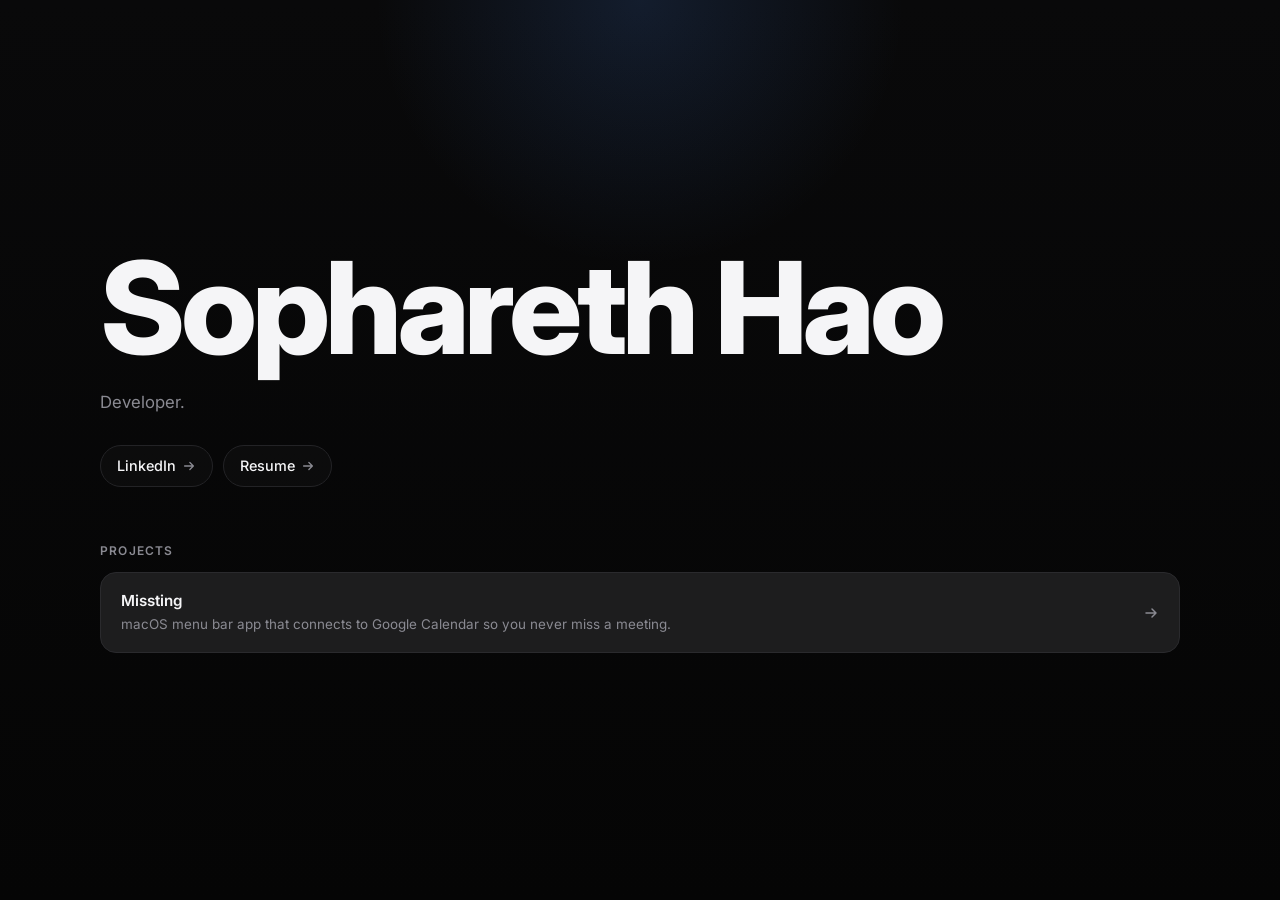
<file: index.html>
<!DOCTYPE html>
<html lang="en">
  <head>
    <meta charset="UTF-8" />
    <meta name="viewport" content="width=device-width, initial-scale=1.0" />
    <title>Sophareth Hao</title>
    <meta name="description" content="Sophareth Hao — developer." />
    <link rel="preconnect" href="https://fonts.googleapis.com" />
    <link rel="preconnect" href="https://fonts.gstatic.com" crossorigin />
    <link
      href="https://fonts.googleapis.com/css2?family=Inter:wght@400;500;600;700&display=swap"
      rel="stylesheet"
    />
    <link rel="stylesheet" href="styles.css" />
  </head>
  <body>
    <main class="page">
      <section class="hero">
        <h1>Sophareth Hao</h1>
        <p class="lede">Developer.</p>
        <nav class="links">
          <a href="https://www.linkedin.com/in/sophareth-hao-764783208/" target="_blank" rel="noopener" class="link">
            LinkedIn
            <svg class="arrow" viewBox="0 0 16 16" fill="none" xmlns="http://www.w3.org/2000/svg">
              <path d="M3 8h10M9 4l4 4-4 4" stroke="currentColor" stroke-width="1.5" stroke-linecap="round" stroke-linejoin="round"/>
            </svg>
          </a>
          <a href="https://drive.google.com/file/d/1Wmn2n2XlbcXA_vjH-y8fbYc6m8EjhFIL/view?usp=sharing" target="_blank" rel="noopener" class="link">
            Resume
            <svg class="arrow" viewBox="0 0 16 16" fill="none" xmlns="http://www.w3.org/2000/svg">
              <path d="M3 8h10M9 4l4 4-4 4" stroke="currentColor" stroke-width="1.5" stroke-linecap="round" stroke-linejoin="round"/>
            </svg>
          </a>
        </nav>
        <section class="projects">
          <p class="section-label">Projects</p>
          <a href="/missting" class="project-card">
            <div class="project-info">
              <p class="project-name">Missting</p>
              <p class="project-desc">macOS menu bar app that connects to Google Calendar so you never miss a meeting.</p>
            </div>
            <svg class="arrow" viewBox="0 0 16 16" fill="none" xmlns="http://www.w3.org/2000/svg">
              <path d="M3 8h10M9 4l4 4-4 4" stroke="currentColor" stroke-width="1.5" stroke-linecap="round" stroke-linejoin="round"/>
            </svg>
          </a>
        </section>
      </section>
    </main>
  </body>
</html>
</file>
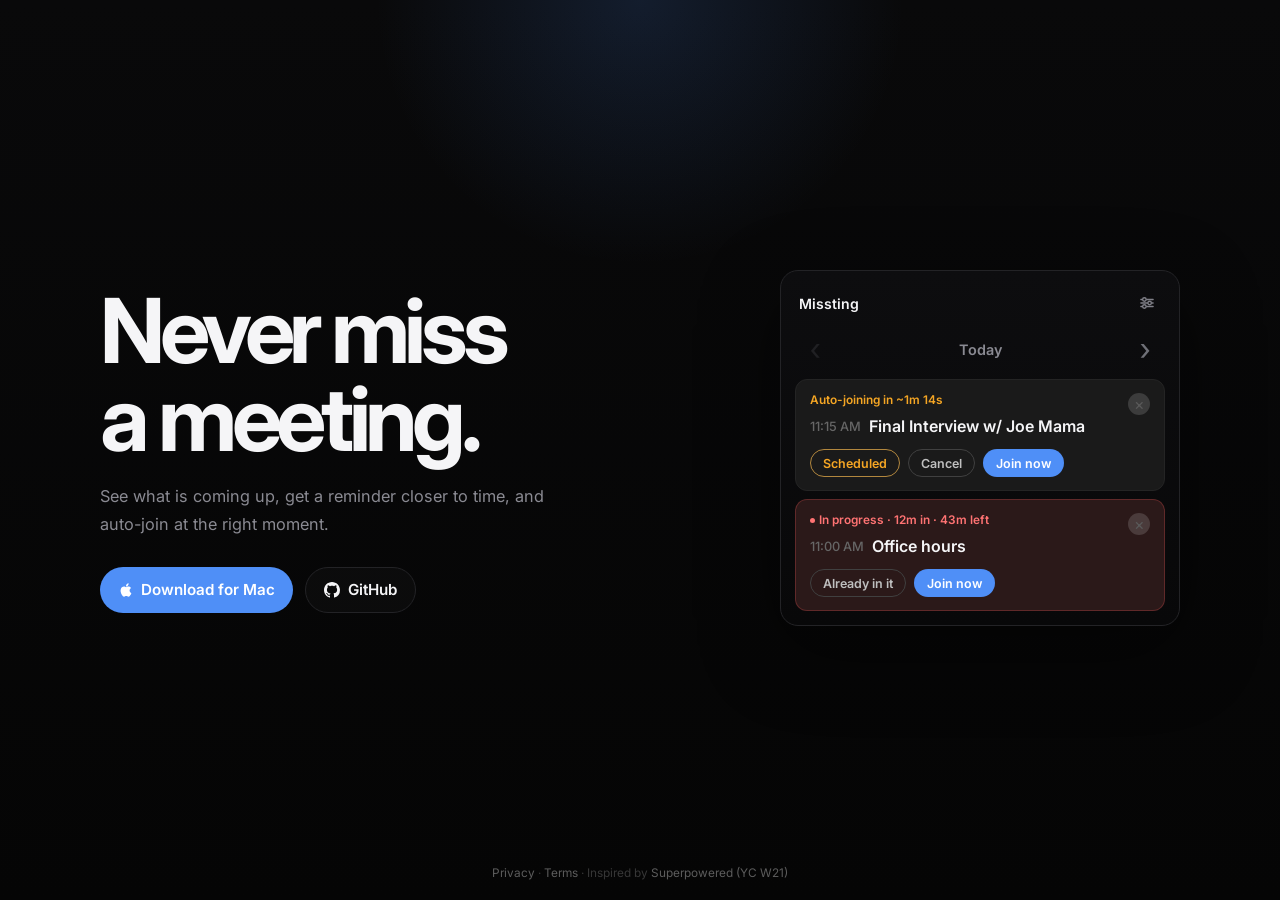
<file: missting/index.html>
<!DOCTYPE html>
<html lang="en">
  <head>
    <meta charset="UTF-8" />
    <meta name="viewport" content="width=device-width, initial-scale=1.0" />
    <title>Missting</title>
    <meta
      name="description"
      content="Missting is a dark, lightweight macOS menu bar app for staying on top of meetings."
    />
    <link rel="preconnect" href="https://fonts.googleapis.com" />
    <link rel="preconnect" href="https://fonts.gstatic.com" crossorigin />
    <link
      href="https://fonts.googleapis.com/css2?family=Inter:wght@400;500;600;700&display=swap"
      rel="stylesheet"
    />
    <meta name="google-site-verification" content="tutyI9wgBFtvpAiHWg-gP54m5oDNuM5qcjqI5n4afNY" />
    <link rel="icon" type="image/png" href="/missting/favicon.png" />
    <link rel="stylesheet" href="/missting/styles.css" />
    <script src="/missting/script.js" defer></script>
  </head>
  <body>
    <main class="page">
      <section class="hero">
        <div class="copy">
          <h1>Never miss a meeting.</h1>
          <p class="lede">
            See what is coming up, get a reminder closer to time, and
            <span class="nowrap">auto-join at the right moment.</span>
          </p>
          <div class="actions">
            <a href="https://github.com/HaoSophareth/missting/releases/latest" class="button button-primary">
              <svg class="apple-icon" viewBox="0 0 24 24" aria-hidden="true" fill="currentColor"><path d="M18.71 19.5c-.83 1.24-1.71 2.45-3.05 2.47-1.34.03-1.77-.79-3.29-.79-1.53 0-2 .77-3.27.82-1.31.05-2.3-1.32-3.14-2.53C4.25 17 2.94 12.45 4.7 9.39c.87-1.52 2.43-2.48 4.12-2.51 1.28-.02 2.5.87 3.29.87.78 0 2.26-1.07 3.8-.91.65.03 2.47.26 3.64 1.98-.22.15-2.22 1.3-2.2 3.88.03 3.06 2.68 4.07 2.71 4.08-.03.07-.43 1.47-1.36 2.61M13 3.5c.73-.83 1.94-1.46 2.94-1.5.13 1.17-.34 2.35-1.04 3.19-.69.85-1.83 1.51-2.95 1.42-.15-1.15.41-2.35 1.05-3.11z"/></svg>
              Download for Mac
            </a>
            <a href="https://github.com/HaoSophareth/missting" class="button button-secondary">
              <svg class="github-icon" viewBox="0 0 16 16" aria-hidden="true"><path d="M8 0C3.58 0 0 3.58 0 8c0 3.54 2.29 6.53 5.47 7.59.4.07.55-.17.55-.38 0-.19-.01-.82-.01-1.49-2.01.37-2.53-.49-2.69-.94-.09-.23-.48-.94-.82-1.13-.28-.15-.68-.52-.01-.53.63-.01 1.08.58 1.23.82.72 1.21 1.87.87 2.33.66.07-.52.28-.87.51-1.07-1.78-.2-3.64-.89-3.64-3.95 0-.87.31-1.59.82-2.15-.08-.2-.36-1.02.08-2.12 0 0 .67-.21 2.2.82.64-.18 1.32-.27 2-.27.68 0 1.36.09 2 .27 1.53-1.04 2.2-.82 2.2-.82.44 1.1.16 1.92.08 2.12.51.56.82 1.27.82 2.15 0 3.07-1.87 3.75-3.65 3.95.29.25.54.73.54 1.48 0 1.07-.01 1.93-.01 2.2 0 .21.15.46.55.38A8.013 8.013 0 0016 8c0-4.42-3.58-8-8-8z"/></svg>
              GitHub
            </a>
          </div>
        </div>

        <div class="preview-stack">
          <div class="preview scenario" aria-label="Day by day meeting preview">
            <div class="preview-header">
              <span class="preview-app-name">Missting</span>
              <div class="preview-header-right">
                <button type="button" class="preview-icon-btn" id="settings-toggle" aria-label="Open settings">
                  <svg width="14" height="14" viewBox="0 0 16 16" fill="none" aria-hidden="true">
                    <line x1="1" y1="4" x2="15" y2="4" stroke="currentColor" stroke-width="1.5" stroke-linecap="round"/>
                    <line x1="1" y1="8" x2="15" y2="8" stroke="currentColor" stroke-width="1.5" stroke-linecap="round"/>
                    <line x1="1" y1="12" x2="15" y2="12" stroke="currentColor" stroke-width="1.5" stroke-linecap="round"/>
                    <circle cx="5" cy="4" r="2" fill="#0d0d0f" stroke="currentColor" stroke-width="1.5"/>
                    <circle cx="11" cy="8" r="2" fill="#0d0d0f" stroke="currentColor" stroke-width="1.5"/>
                    <circle cx="5" cy="12" r="2" fill="#0d0d0f" stroke="currentColor" stroke-width="1.5"/>
                  </svg>
                </button>
              </div>
            </div>

            <div id="meetings-view">
            <div class="day-switcher">
              <button type="button" class="day-arrow" data-day-nav="prev" aria-label="Previous day">
                &#8249;
              </button>
              <div class="preview-day" data-day-label>Today</div>
              <button type="button" class="day-arrow" data-day-nav="next" aria-label="Next day">
                &#8250;
              </button>
            </div>

            <div class="day-panel is-active" data-day-panel="0">
              <article class="meeting-card meeting-card-scheduled" data-meeting-card data-state="scheduled" data-base-style="scheduled" data-status-unscheduled="In ~1m 15s" data-status-scheduled="Auto-joining in ~1m 15s" data-status-joined="In ~1m 15s" data-dismissable-card data-join-url="https://meet.google.com/abc-defg-hij" id="soon-card">
                <button type="button" class="dismiss-button" aria-label="Dismiss meeting" data-dismiss-card>×</button>
                <p class="status status-scheduled" data-card-status id="soon-status">Auto-joining in ~1m 15s</p>
                <div class="meeting-row">
                  <span class="time">11:15 AM</span>
                  <span class="title">Final Interview w/ Joe Mama</span>
                </div>
                <div class="chip-row">
                  <button type="button" class="chip chip-button chip-scheduled" data-card-primary-action>Scheduled</button>
                  <button type="button" class="chip chip-button chip-muted" data-card-secondary-action>Cancel</button>
                  <button type="button" class="chip chip-button chip-primary" data-card-join-action>Join now</button>
                </div>
              </article>

              <article class="meeting-card meeting-card-inprogress" data-inprogress-card data-dismissable-card data-join-url="https://meet.google.com/xyz-pqrs-tuv">
                <button type="button" class="dismiss-button" aria-label="Dismiss meeting" data-dismiss-card>
                  ×
                </button>
                <p class="status status-inprogress"><span class="status-dot"></span>In progress · 12m in · 43m left</p>
                <div class="meeting-row">
                  <span class="time">11:00 AM</span>
                  <span class="title">Office hours</span>
                </div>
                <div class="chip-row">
                  <button type="button" class="chip chip-button chip-muted" data-inprogress-mark>Already in it</button>
                  <button type="button" class="chip chip-button chip-primary" data-inprogress-join>Join now</button>
                </div>
              </article>

            </div>

            <div class="day-panel" data-day-panel="1" hidden>
              <article
                class="meeting-card meeting-card-live"
                data-meeting-card
                data-state="unscheduled"
                data-base-style="live"
                data-status-unscheduled="In ~27h"
                data-status-scheduled="Auto-joining in ~27h"
                data-status-joined="In ~27h"
                data-dismissable-card
                data-join-url="https://meet.google.com/jkl-mnop-qrs"
              >
                <button type="button" class="dismiss-button" aria-label="Dismiss meeting" data-dismiss-card>
                  ×
                </button>
                <p class="status status-live" data-card-status>In ~27h</p>
                <div class="meeting-row">
                  <span class="time">2:00 PM</span>
                  <span class="title">Phareth x Chelsea</span>
                </div>
                <div class="chip-row">
                  <button type="button" class="chip chip-button chip-muted" data-card-primary-action>
                    Auto-join
                  </button>
                  <button type="button" class="chip chip-button chip-primary" data-card-join-action>
                    Join now
                  </button>
                </div>
              </article>

              <article class="meeting-card meeting-card-warm" data-pending-card data-dismissable-card data-join-url="https://meet.google.com/mno-wxyz-klm">
                <button type="button" class="dismiss-button" aria-label="Dismiss meeting" data-dismiss-card>
                  ×
                </button>
                <p class="status status-warm">Pending invite</p>
                <div class="meeting-row">
                  <span class="time">4:30 PM</span>
                  <span class="title">All-hands meeting 180DC</span>
                </div>
                <div class="chip-row">
                  <button type="button" class="chip chip-button chip-primary" data-pending-accept>Accept</button>
                  <button type="button" class="chip chip-button chip-muted" data-pending-decline>Decline</button>
                </div>
              </article>
            </div>
            </div><!-- /meetings-view -->

            <div id="settings-view" hidden>
              <div class="settings-divider"></div>
              <div class="settings-row">
                <span class="settings-label">Notify before meetings</span>
                <div class="minute-stepper">
                  <button type="button" class="stepper-btn" data-stepper="notify" data-dir="-1">−</button>
                  <span class="stepper-display"><input class="stepper-input" data-stepper-val="notify" value="10" min="0" />m</span>
                  <button type="button" class="stepper-btn" data-stepper="notify" data-dir="1">+</button>
                </div>
              </div>
              <div class="settings-divider"></div>
              <div class="settings-row">
                <span class="settings-label">Auto-join before start</span>
                <div class="minute-stepper">
                  <button type="button" class="stepper-btn" data-stepper="autojoin" data-dir="-1">−</button>
                  <span class="stepper-display"><input class="stepper-input" data-stepper-val="autojoin" value="5" min="0" />m</span>
                  <button type="button" class="stepper-btn" data-stepper="autojoin" data-dir="1">+</button>
                </div>
              </div>
              <div class="settings-divider"></div>
              <div class="settings-section-label">Calendars</div>
              <button type="button" class="settings-cal-row" data-setting-toggle="cal-personal">
                <span class="cal-dot" style="background:#4f8ff7"></span>
                <span class="cal-name">Personal</span>
                <span class="setting-check is-checked" data-setting-check="cal-personal">
                  <svg width="14" height="14" viewBox="0 0 14 14" fill="none"><circle cx="7" cy="7" r="7" fill="#4f8ff7"/><path d="M3.5 7l2.5 2.5 4.5-5" stroke="#fff" stroke-width="1.5" stroke-linecap="round" stroke-linejoin="round"/></svg>
                </span>
              </button>
              <button type="button" class="settings-cal-row" data-setting-toggle="cal-work">
                <span class="cal-dot" style="background:#33c76b"></span>
                <span class="cal-name">Work</span>
                <span class="setting-check is-checked" data-setting-check="cal-work">
                  <svg width="14" height="14" viewBox="0 0 14 14" fill="none"><circle cx="7" cy="7" r="7" fill="#4f8ff7"/><path d="M3.5 7l2.5 2.5 4.5-5" stroke="#fff" stroke-width="1.5" stroke-linecap="round" stroke-linejoin="round"/></svg>
                </span>
              </button>
              <button type="button" class="settings-cal-row" data-setting-toggle="cal-minerva">
                <span class="cal-dot" style="background:#a78bfa"></span>
                <span class="cal-name">Minerva</span>
                <span class="setting-check is-checked" data-setting-check="cal-minerva">
                  <svg width="14" height="14" viewBox="0 0 14 14" fill="none"><circle cx="7" cy="7" r="7" fill="#4f8ff7"/><path d="M3.5 7l2.5 2.5 4.5-5" stroke="#fff" stroke-width="1.5" stroke-linecap="round" stroke-linejoin="round"/></svg>
                </span>
              </button>
            </div><!-- /settings-view -->

          </div>
        </div>
      </section>
    </main>
  <footer class="page-footer">
    <a href="/missting/privacy">Privacy</a> · <a href="/missting/terms">Terms</a> · Inspired by <a href="https://superpowered.me/download" target="_blank" rel="noopener">Superpowered (YC W21)</a>
  </footer>

  <div class="notif-toast" id="notif-toast" aria-live="assertive" hidden>
    <div class="notif-row-top">
      <span class="notif-status">Auto-joining in about 1 minute</span>
      <button type="button" class="notif-join-btn">Join now</button>
      <button type="button" class="notif-x" id="notif-close" aria-label="Dismiss">
        <svg width="8" height="8" viewBox="0 0 8 8" fill="none"><path d="M1 1l6 6M7 1L1 7" stroke="currentColor" stroke-width="1.5" stroke-linecap="round"/></svg>
      </button>
    </div>
    <div class="notif-divider"></div>
    <div class="notif-row-bottom">
      <span class="notif-time">11:15 AM</span>
      <span class="notif-title">Final Interview w/ Joe Mama</span>
      <button type="button" class="notif-secondary-btn" id="notif-cancel">Cancel</button>
    </div>
  </div>
  </body>
</html>
</file>
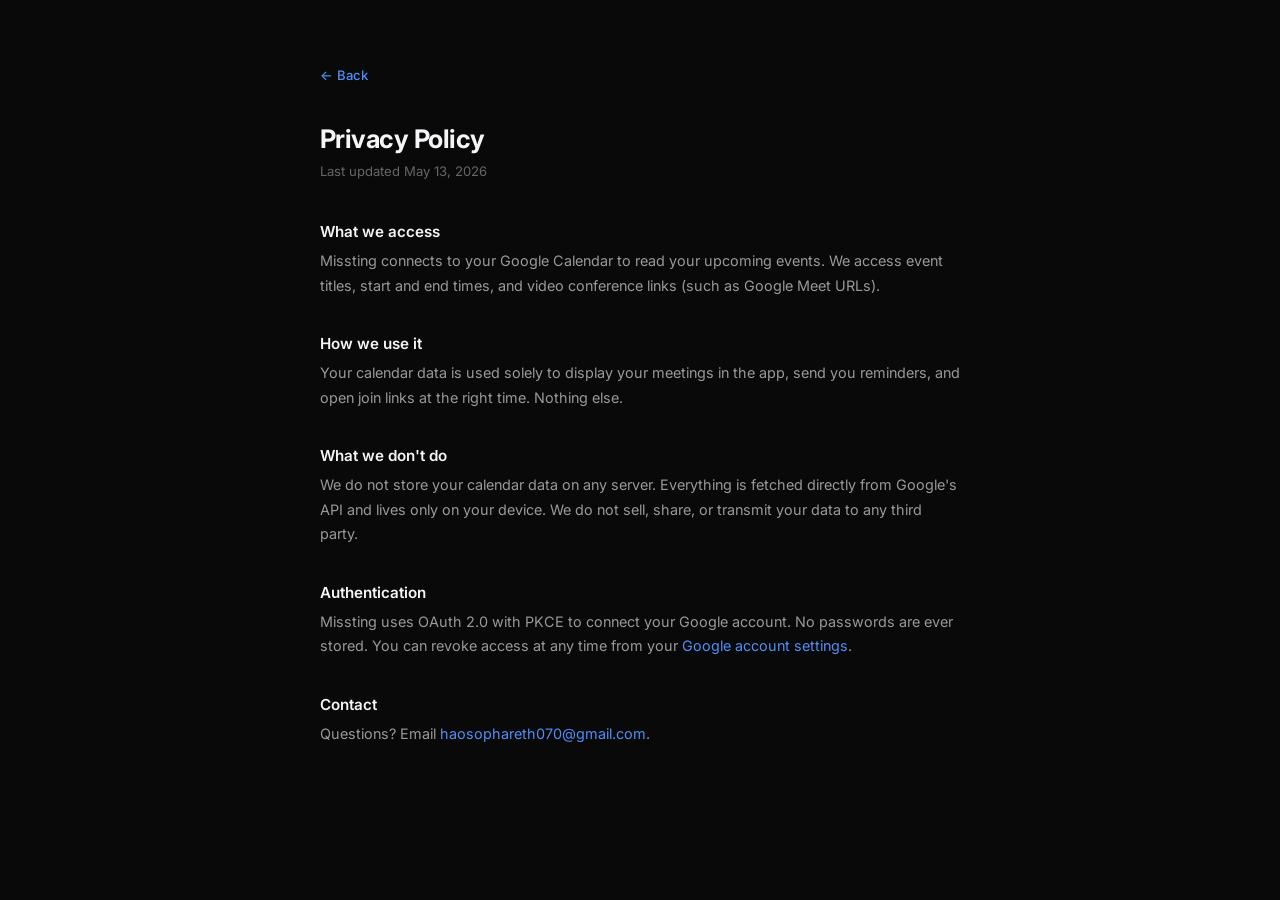
<file: missting/privacy.html>
<!DOCTYPE html>
<html lang="en">
  <head>
    <meta charset="UTF-8" />
    <meta name="viewport" content="width=device-width, initial-scale=1.0" />
    <title>Privacy Policy — Missting</title>
    <link rel="preconnect" href="https://fonts.googleapis.com" />
    <link rel="preconnect" href="https://fonts.gstatic.com" crossorigin />
    <link href="https://fonts.googleapis.com/css2?family=Inter:wght@400;500;600;700&display=swap" rel="stylesheet" />
    <link rel="icon" type="image/png" href="/missting/favicon.png" />
    <style>
      *, *::before, *::after { box-sizing: border-box; }
      body {
        margin: 0;
        min-height: 100vh;
        font-family: "Inter", sans-serif;
        color: #f5f5f7;
        background: #09090a;
        display: flex;
        justify-content: center;
        padding: 64px 24px;
      }
      .wrap {
        width: 100%;
        max-width: 640px;
      }
      .back {
        display: inline-block;
        font-size: 0.82rem;
        font-weight: 500;
        color: #4f8ff7;
        text-decoration: none;
        margin-bottom: 40px;
        transition: opacity 160ms ease;
      }
      .back:hover { opacity: 0.75; }
      h1 {
        margin: 0 0 6px;
        font-size: 1.6rem;
        font-weight: 700;
        letter-spacing: -0.02em;
      }
      .updated {
        font-size: 0.82rem;
        color: #666;
        margin: 0 0 40px;
      }
      h2 {
        font-size: 0.95rem;
        font-weight: 600;
        color: #f5f5f7;
        margin: 36px 0 8px;
      }
      p {
        font-size: 0.9rem;
        line-height: 1.7;
        color: #999;
        margin: 0 0 12px;
      }
      a { color: #4f8ff7; text-decoration: none; }
      a:hover { text-decoration: underline; }
    </style>
  </head>
  <body>
    <div class="wrap">
      <a href="/missting" class="back">← Back</a>

      <h1>Privacy Policy</h1>
      <p class="updated">Last updated May 13, 2026</p>

      <h2>What we access</h2>
      <p>Missting connects to your Google Calendar to read your upcoming events. We access event titles, start and end times, and video conference links (such as Google Meet URLs).</p>

      <h2>How we use it</h2>
      <p>Your calendar data is used solely to display your meetings in the app, send you reminders, and open join links at the right time. Nothing else.</p>

      <h2>What we don't do</h2>
      <p>We do not store your calendar data on any server. Everything is fetched directly from Google's API and lives only on your device. We do not sell, share, or transmit your data to any third party.</p>

      <h2>Authentication</h2>
      <p>Missting uses OAuth 2.0 with PKCE to connect your Google account. No passwords are ever stored. You can revoke access at any time from your <a href="https://myaccount.google.com/permissions" target="_blank" rel="noopener">Google account settings</a>.</p>

      <h2>Contact</h2>
      <p>Questions? Email <a href="mailto:haosophareth070@gmail.com">haosophareth070@gmail.com</a>.</p>
    </div>
  </body>
</html>
</file>
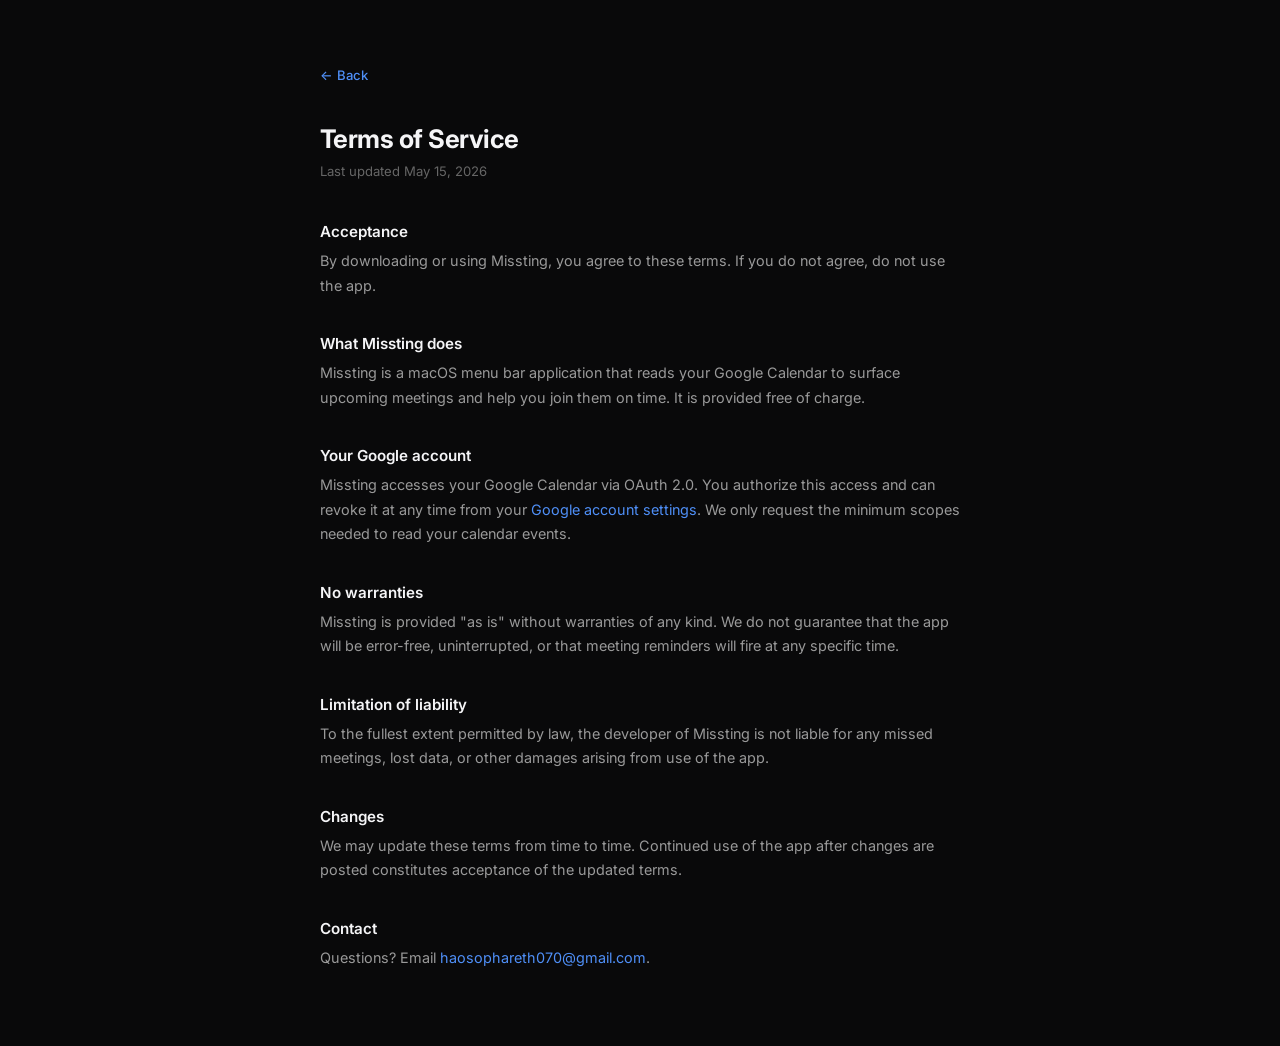
<file: missting/terms.html>
<!DOCTYPE html>
<html lang="en">
  <head>
    <meta charset="UTF-8" />
    <meta name="viewport" content="width=device-width, initial-scale=1.0" />
    <title>Terms of Service — Missting</title>
    <link rel="preconnect" href="https://fonts.googleapis.com" />
    <link rel="preconnect" href="https://fonts.gstatic.com" crossorigin />
    <link href="https://fonts.googleapis.com/css2?family=Inter:wght@400;500;600;700&display=swap" rel="stylesheet" />
    <link rel="icon" type="image/png" href="/missting/favicon.png" />
    <style>
      *, *::before, *::after { box-sizing: border-box; }
      body {
        margin: 0;
        min-height: 100vh;
        font-family: "Inter", sans-serif;
        color: #f5f5f7;
        background: #09090a;
        display: flex;
        justify-content: center;
        padding: 64px 24px;
      }
      .wrap {
        width: 100%;
        max-width: 640px;
      }
      .back {
        display: inline-block;
        font-size: 0.82rem;
        font-weight: 500;
        color: #4f8ff7;
        text-decoration: none;
        margin-bottom: 40px;
        transition: opacity 160ms ease;
      }
      .back:hover { opacity: 0.75; }
      h1 {
        margin: 0 0 6px;
        font-size: 1.6rem;
        font-weight: 700;
        letter-spacing: -0.02em;
      }
      .updated {
        font-size: 0.82rem;
        color: #666;
        margin: 0 0 40px;
      }
      h2 {
        font-size: 0.95rem;
        font-weight: 600;
        color: #f5f5f7;
        margin: 36px 0 8px;
      }
      p {
        font-size: 0.9rem;
        line-height: 1.7;
        color: #999;
        margin: 0 0 12px;
      }
      a { color: #4f8ff7; text-decoration: none; }
      a:hover { text-decoration: underline; }
    </style>
  </head>
  <body>
    <div class="wrap">
      <a href="/missting" class="back">← Back</a>

      <h1>Terms of Service</h1>
      <p class="updated">Last updated May 15, 2026</p>

      <h2>Acceptance</h2>
      <p>By downloading or using Missting, you agree to these terms. If you do not agree, do not use the app.</p>

      <h2>What Missting does</h2>
      <p>Missting is a macOS menu bar application that reads your Google Calendar to surface upcoming meetings and help you join them on time. It is provided free of charge.</p>

      <h2>Your Google account</h2>
      <p>Missting accesses your Google Calendar via OAuth 2.0. You authorize this access and can revoke it at any time from your <a href="https://myaccount.google.com/permissions" target="_blank" rel="noopener">Google account settings</a>. We only request the minimum scopes needed to read your calendar events.</p>

      <h2>No warranties</h2>
      <p>Missting is provided "as is" without warranties of any kind. We do not guarantee that the app will be error-free, uninterrupted, or that meeting reminders will fire at any specific time.</p>

      <h2>Limitation of liability</h2>
      <p>To the fullest extent permitted by law, the developer of Missting is not liable for any missed meetings, lost data, or other damages arising from use of the app.</p>

      <h2>Changes</h2>
      <p>We may update these terms from time to time. Continued use of the app after changes are posted constitutes acceptance of the updated terms.</p>

      <h2>Contact</h2>
      <p>Questions? Email <a href="mailto:haosophareth070@gmail.com">haosophareth070@gmail.com</a>.</p>
    </div>
  </body>
</html>
</file>
<file: styles.css>
:root {
  --bg: #050505;
  --border: #232326;
  --text: #f5f5f7;
  --muted: #8a8a92;
  --blue: #4f8ff7;
  --card-gray: #1d1d1e;
  --card-border: #2a2a2d;
}

* {
  box-sizing: border-box;
}

body {
  margin: 0;
  min-height: 100vh;
  font-family: "Inter", sans-serif;
  color: var(--text);
  background:
    radial-gradient(circle at top, rgba(79, 143, 247, 0.15), transparent 24%),
    linear-gradient(180deg, #09090a 0%, var(--bg) 100%);
}

a {
  color: inherit;
  text-decoration: none;
}

.page {
  width: min(1080px, calc(100% - 64px));
  margin: 0 auto;
  padding: 0;
  min-height: 100vh;
  display: flex;
  flex-direction: column;
  justify-content: center;
}

.hero {
  padding: 80px 0;
}

h1 {
  margin: 0;
  font-size: clamp(4rem, 11vw, 8rem);
  font-weight: 800;
  line-height: 0.95;
  letter-spacing: -0.04em;
}

.lede {
  margin: 20px 0 0;
  color: var(--muted);
  font-size: 1.05rem;
  line-height: 1.7;
}

.links {
  display: flex;
  flex-wrap: wrap;
  gap: 10px;
  margin-top: 28px;
}

.link {
  display: inline-flex;
  align-items: center;
  gap: 6px;
  min-height: 42px;
  padding: 0 16px;
  border: 1px solid var(--border);
  border-radius: 999px;
  background: rgba(255, 255, 255, 0.02);
  font-size: 0.9rem;
  font-weight: 500;
  transition:
    transform 160ms ease,
    border-color 160ms ease,
    background-color 160ms ease;
}

.link:hover {
  transform: translateY(-1px);
  border-color: #3a3a3e;
  background: rgba(255, 255, 255, 0.04);
}

.arrow {
  width: 14px;
  height: 14px;
  color: var(--muted);
  flex-shrink: 0;
}

.projects {
  margin-top: 56px;
}

.section-label {
  margin: 0 0 14px;
  color: var(--muted);
  font-size: 0.75rem;
  font-weight: 600;
  letter-spacing: 0.1em;
  text-transform: uppercase;
}

.project-card {
  display: flex;
  align-items: center;
  gap: 16px;
  padding: 18px 20px;
  border: 1px solid var(--card-border);
  border-radius: 16px;
  background: var(--card-gray);
  transition:
    transform 160ms ease,
    border-color 160ms ease,
    background-color 160ms ease;
}

.project-card:hover {
  transform: translateY(-2px);
  border-color: #3a3a3e;
  background: #222224;
}

.project-info {
  flex: 1;
  min-width: 0;
}

.project-name {
  margin: 0 0 4px;
  font-size: 0.95rem;
  font-weight: 600;
}

.project-desc {
  margin: 0;
  color: var(--muted);
  font-size: 0.84rem;
  line-height: 1.55;
}

.project-card .arrow {
  width: 16px;
  height: 16px;
  flex-shrink: 0;
}

@media (max-width: 900px) {
  .page {
    width: min(1080px, calc(100% - 40px));
  }
}

@media (max-width: 560px) {
  .page {
    width: min(1080px, calc(100% - 28px));
  }

  h1 {
    font-size: clamp(3.2rem, 14vw, 5rem);
  }
}
</file>
<file: missting/styles.css>
:root {
  --bg: #050505;
  --panel: #0f0f10;
  --panel-2: #161618;
  --border: #232326;
  --text: #f5f5f7;
  --muted: #8a8a92;
  --blue: #4f8ff7;
  --blue-soft: rgba(79, 143, 247, 0.16);
  --card-gray: #1a1a1a;
  --card-border: #242424;
  --purple: #a78bfa;
  --amber: #f5a624;
  --green: #33c76b;
}

* {
  box-sizing: border-box;
}

body {
  margin: 0;
  min-height: 100vh;
  font-family: "Inter", sans-serif;
  color: var(--text);
  background:
    radial-gradient(circle at top, rgba(79, 143, 247, 0.15), transparent 24%),
    linear-gradient(180deg, #09090a 0%, var(--bg) 100%);
}

a {
  color: inherit;
  text-decoration: none;
}

button {
  font: inherit;
  appearance: none;
  -webkit-appearance: none;
}

button:focus,
button:focus-visible,
a:focus,
a:focus-visible {
  outline: none;
  box-shadow: none;
}

.page {
  width: min(1080px, calc(100% - 32px));
  margin: 0 auto;
  min-height: 100vh;
  display: flex;
  flex-direction: column;
  justify-content: center;
  padding: 48px 0;
}

.page-footer {
  position: fixed;
  bottom: 20px;
  left: 50%;
  transform: translateX(-50%);
  font-size: 0.74rem;
  color: rgba(255, 255, 255, 0.2);
  white-space: nowrap;
}

.page-footer a {
  color: rgba(255, 255, 255, 0.35);
  text-decoration: none;
  transition: color 160ms ease;
}

.page-footer a:hover {
  color: rgba(255, 255, 255, 0.6);
}

.hero {
  display: grid;
  grid-template-columns: minmax(0, 1fr) 400px;
  gap: 48px;
  align-items: center;
}

.copy {
  max-width: 560px;
}

.eyebrow {
  margin: 0 0 18px;
  color: var(--muted);
  font-size: 0.82rem;
  font-weight: 600;
  letter-spacing: 0.12em;
  text-transform: uppercase;
}

h1 {
  margin: 0;
  max-width: 9ch;
  font-size: clamp(2.9rem, 7vw, 5.6rem);
  line-height: 0.98;
  letter-spacing: -0.06em;
  text-wrap: balance;
}

.lede {
  max-width: 38rem;
  margin: 20px 0 0;
  color: var(--muted);
  font-size: 1.02rem;
  line-height: 1.7;
}

.nowrap {
  white-space: nowrap;
}

.actions {
  display: flex;
  flex-wrap: wrap;
  gap: 12px;
  margin-top: 28px;
}

.button {
  display: inline-flex;
  align-items: center;
  justify-content: center;
  min-height: 46px;
  padding: 0 18px;
  border-radius: 999px;
  font-size: 0.95rem;
  font-weight: 600;
  transition:
    transform 160ms ease,
    border-color 160ms ease,
    background-color 160ms ease;
}

.button:hover {
  transform: translateY(-1px);
}

.button-primary {
  background: var(--blue);
  color: white;
  gap: 7px;
}

.apple-icon {
  width: 16px;
  height: 16px;
  fill: currentColor;
  flex-shrink: 0;
}

.button-secondary {
  border: 1px solid var(--border);
  background: rgba(255, 255, 255, 0.02);
  gap: 8px;
}

.github-icon {
  width: 16px;
  height: 16px;
  fill: currentColor;
  flex-shrink: 0;
}

.preview {
  padding: 14px;
  border: 1px solid var(--border);
  border-radius: 18px;
  background: linear-gradient(180deg, #0d0d0f 0%, #080809 100%);
  box-shadow: 0 24px 80px rgba(0, 0, 0, 0.45);
}

.preview-stack {
  height: 360px;
  overflow: visible;
}

.meeting-row,
.chip-row,
.day-switcher {
  display: flex;
  align-items: center;
}

.preview-day {
  color: var(--muted);
}

.day-switcher {
  justify-content: space-between;
  gap: 12px;
  padding: 4px 4px 14px;
}

.day-arrow {
  width: 32px;
  height: 32px;
  display: inline-flex;
  align-items: center;
  justify-content: center;
  border: 0;
  background: transparent;
  color: #6f7077;
  font-size: 2rem;
  line-height: 1;
  cursor: pointer;
  transition:
    color 160ms ease,
    transform 160ms ease,
    opacity 160ms ease;
}

.day-arrow:hover {
  color: var(--text);
  transform: translateY(-1px);
}

.day-arrow:disabled {
  opacity: 0.2;
  cursor: default;
  transform: none;
}

.preview-day {
  flex: 1;
  text-align: center;
  font-size: 0.9rem;
  font-weight: 600;
}

.day-panel[hidden] {
  display: none;
}

.meeting-card {
  position: relative;
  padding: 13px 14px;
  border: 1px solid var(--card-border);
  border-radius: 12px;
  background: var(--card-gray);
}

.meeting-card + .meeting-card {
  margin-top: 8px;
}

.meeting-card-live {
  background: var(--card-gray);
  border-color: var(--card-border);
}

.meeting-card-inprogress {
  background: rgb(43, 25, 25);
  border-color: rgba(255, 89, 89, 0.25);
}

.meeting-card-joined {
  background: rgb(18, 38, 23);
  border-color: rgba(51, 199, 107, 0.25);
}

.meeting-card-warm {
  background: rgb(31, 25, 15);
  border-color: rgba(245, 191, 76, 0.2);
}

.meeting-card-scheduled {
  background: var(--card-gray);
  border-color: var(--card-border);
}

.dismiss-button {
  position: absolute;
  top: 13px;
  right: 14px;
  width: 22px;
  height: 22px;
  display: inline-flex;
  align-items: center;
  justify-content: center;
  border: 0;
  border-radius: 999px;
  background: rgba(255, 255, 255, 0.15);
  color: #5a5a5a;
  font-size: 1rem;
  line-height: 1;
  cursor: pointer;
  transition:
    color 160ms ease,
    background-color 160ms ease,
    transform 160ms ease;
}

.dismiss-button:hover {
  color: var(--text);
  background: rgba(255, 255, 255, 0.1);
  transform: translateY(-1px);
}

.status {
  margin: 0 36px 9px 0;
  color: #6f7077;
  font-size: 0.74rem;
  font-weight: 600;
}

.status-dot {
  display: inline-block;
  width: 5px;
  height: 5px;
  border-radius: 50%;
  background: currentColor;
  vertical-align: middle;
  margin-right: 4px;
  margin-bottom: 1px;
}

.status-inprogress {
  color: rgb(255, 115, 115);
}

.status-live {
  color: var(--purple);
}

.status-joined {
  color: var(--green);
}

.status-warm {
  color: var(--amber);
}

.status-scheduled {
  color: var(--amber);
}

.meeting-row {
  gap: 8px;
}

.time {
  color: #666;
  font-size: 0.8rem;
  font-weight: 500;
}

.title {
  color: var(--text);
  font-size: 1rem;
  font-weight: 600;
}

.chip-row {
  gap: 8px;
  margin-top: 13px;
}

.chip {
  display: inline-flex;
  align-items: center;
  min-height: 28px;
  padding: 4px 12px;
  border-radius: 999px;
  font-size: 0.78rem;
  font-weight: 600;
}

.chip-button {
  cursor: pointer;
  transition:
    transform 160ms ease,
    opacity 160ms ease,
    border-color 160ms ease,
    background-color 160ms ease,
    color 160ms ease;
}

.chip-button:hover {
  transform: translateY(-1px);
}

.chip-button:active {
  transform: translateY(0);
  opacity: 0.86;
}

.chip-muted {
  background: transparent;
  border: 1px solid #404040;
  color: #bfbfbf;
}

.chip-primary {
  background: var(--blue);
  color: #fff;
  border: 1px solid rgba(79, 143, 247, 0.92);
}

.chip-joined {
  background: rgba(51, 199, 107, 0.12);
  color: #6fe59a;
  border: 1px solid rgba(51, 199, 107, 0.22);
}


.chip-scheduled {
  background: transparent;
  color: var(--amber);
  border: 1px solid rgba(243, 182, 77, 0.7);
}

.is-hidden {
  display: none !important;
}

/* Preview header */
.preview-header {
  display: flex;
  align-items: center;
  justify-content: space-between;
  padding: 4px 4px 12px;
}

.preview-app-name {
  font-size: 0.88rem;
  font-weight: 600;
  color: var(--text);
}

.preview-header-right {
  display: flex;
  align-items: center;
  gap: 8px;
}

.preview-icon-btn {
  display: inline-flex;
  align-items: center;
  justify-content: center;
  width: 28px;
  height: 28px;
  border: 0;
  background: transparent;
  color: #808088;
  cursor: pointer;
  border-radius: 6px;
  transition: color 160ms ease;
}

.preview-icon-btn:hover,
.preview-icon-btn.is-active {
  color: var(--blue);
}

.preview-refresh-btn {
  font: inherit;
  font-size: 0.72rem;
  color: #808088;
  padding: 3px 10px;
  border-radius: 999px;
  border: 0.5px solid rgba(255,255,255,0.2);
  background: transparent;
  cursor: pointer;
  transition: color 160ms ease;
}

.preview-refresh-btn:hover {
  color: var(--text);
}

/* Settings panel */
.settings-divider {
  height: 0.5px;
  background: rgba(255,255,255,0.08);
  margin: 0;
}

.settings-row {
  display: flex;
  align-items: center;
  justify-content: space-between;
  padding: 11px 4px;
  gap: 12px;
  width: 100%;
}

.settings-row-btn {
  background: transparent;
  border: 0;
  font: inherit;
  cursor: pointer;
  text-align: left;
  transition: opacity 160ms ease;
}

.settings-row-btn:hover { opacity: 0.8; }

.settings-label {
  font-size: 0.82rem;
  font-weight: 500;
  color: var(--text);
}

.settings-section-label {
  font-size: 0.82rem;
  font-weight: 500;
  color: var(--text);
  padding: 12px 4px 6px;
}

.minute-stepper {
  display: flex;
  align-items: center;
  gap: 6px;
  flex-shrink: 0;
}

.stepper-btn {
  width: 22px;
  height: 22px;
  display: inline-flex;
  align-items: center;
  justify-content: center;
  border: 0;
  border-radius: 999px;
  background: rgba(255,255,255,0.18);
  color: #999;
  font-size: 1rem;
  line-height: 1;
  cursor: pointer;
  transition: background 160ms ease;
}

.stepper-btn:hover { background: rgba(255,255,255,0.26); }

.stepper-display {
  font-size: 0.78rem;
  font-weight: 500;
  color: var(--text);
  background: rgba(255,255,255,0.18);
  padding: 2px 7px;
  border-radius: 6px;
  min-width: 48px;
  text-align: center;
  display: flex;
  align-items: center;
  gap: 2px;
}

.stepper-input {
  background: transparent;
  border: 0;
  color: var(--text);
  font: inherit;
  font-size: 0.78rem;
  font-weight: 500;
  width: 28px;
  text-align: right;
  outline: none;
  -moz-appearance: textfield;
}

.stepper-input::-webkit-outer-spin-button,
.stepper-input::-webkit-inner-spin-button {
  -webkit-appearance: none;
}

.setting-check svg { display: block; }

.setting-check:not(.is-checked) svg circle { fill: transparent; stroke: rgba(255,255,255,0.25); stroke-width: 1; }
.setting-check:not(.is-checked) svg path { display: none; }

.settings-cal-row {
  display: flex;
  align-items: center;
  gap: 9px;
  width: 100%;
  padding: 7px 4px;
  border: 0;
  background: transparent;
  font: inherit;
  cursor: pointer;
  text-align: left;
  transition: opacity 160ms ease;
}

.settings-cal-row:hover { opacity: 0.8; }

.cal-dot {
  width: 9px;
  height: 9px;
  border-radius: 50%;
  flex-shrink: 0;
}

.cal-name {
  flex: 1;
  font-size: 0.78rem;
  color: rgba(255,255,255,0.85);
}

.settings-cal-row:has(.setting-check:not(.is-checked)) .cal-name {
  color: rgba(255,255,255,0.35);
}

.minerva-status {
  display: flex;
  align-items: center;
  font-size: 0.72rem;
  font-weight: 500;
  color: #33c76b;
  flex-shrink: 0;
}

.features {
  display: grid;
  grid-template-columns: repeat(4, minmax(0, 1fr));
  gap: 12px;
  margin-top: 18px;
}

.feature {
  padding: 22px 20px;
  border: 1px solid var(--border);
  border-radius: 16px;
  background: rgba(255, 255, 255, 0.02);
}

.feature-title {
  margin: 0 0 8px;
  color: var(--text);
  font-size: 0.9rem;
  font-weight: 600;
}

.feature-copy {
  margin: 0;
  color: var(--muted);
  font-size: 0.84rem;
  line-height: 1.6;
}

@media (max-width: 900px) {
  .hero {
    grid-template-columns: 1fr;
    min-height: auto;
    padding: 28px 0 10px;
  }

  .copy {
    max-width: none;
  }

  .preview-stack {
    max-width: 360px;
  }

  .features {
    grid-template-columns: 1fr;
  }
}

@media (max-width: 560px) {
  .page {
    width: min(100% - 20px, 1080px);
    padding: 20px 0 28px;
  }

  h1 {
    font-size: 3rem;
  }

  .button {
    width: 100%;
  }

  .preview-stack {
    max-width: none;
  }
}

/* Floating alert — matches FloatingAlertView.swift exactly */
.notif-toast {
  position: fixed;
  top: 20px;
  right: 20px;
  width: 380px;
  background: rgb(33, 33, 33);
  border: 0.5px solid rgba(255,255,255,0.07);
  border-radius: 14px;
  box-shadow: 0 12px 48px rgba(0,0,0,0.7);
  z-index: 9999;
  transform: translateX(calc(100% + 28px));
  opacity: 0;
  transition: transform 420ms cubic-bezier(0.34,1.1,0.64,1), opacity 300ms ease;
  overflow: hidden;
}

.notif-toast.is-visible {
  transform: translateX(0);
  opacity: 1;
}

.notif-row-top {
  display: flex;
  align-items: center;
  gap: 8px;
  padding: 12px 14px 10px;
}

.notif-status {
  flex: 1;
  font-size: 0.76rem;
  font-weight: 500;
  color: #f5a624;
}

.notif-join-btn {
  background: transparent;
  border: 0;
  font: inherit;
  font-size: 0.76rem;
  font-weight: 500;
  color: #4f8ff7;
  cursor: pointer;
  padding: 0;
  transition: opacity 160ms ease;
}

.notif-join-btn:hover { opacity: 0.75; }

.notif-x {
  width: 18px;
  height: 18px;
  display: inline-flex;
  align-items: center;
  justify-content: center;
  border: 0;
  border-radius: 50%;
  background: rgba(255,255,255,0.2);
  color: rgba(255,255,255,0.4);
  cursor: pointer;
  flex-shrink: 0;
  transition: background 160ms ease;
}

.notif-x:hover { background: rgba(255,255,255,0.28); }

.notif-divider {
  height: 0.5px;
  background: rgba(255,255,255,0.2);
  margin: 0;
}

.notif-row-bottom {
  display: flex;
  align-items: center;
  gap: 8px;
  padding: 10px 14px;
}

.notif-time {
  font-size: 0.75rem;
  font-weight: 500;
  color: rgba(255,255,255,0.45);
  flex-shrink: 0;
  font-variant-numeric: tabular-nums;
}

.notif-title {
  flex: 1;
  font-size: 0.82rem;
  font-weight: 500;
  color: #fff;
  white-space: nowrap;
  overflow: hidden;
  text-overflow: ellipsis;
}

.notif-secondary-btn {
  background: transparent;
  border: 0.5px solid rgba(255,255,255,0.25);
  border-radius: 999px;
  font: inherit;
  font-size: 0.7rem;
  color: rgba(255,255,255,0.5);
  padding: 3px 8px;
  cursor: pointer;
  flex-shrink: 0;
  transition: opacity 160ms ease;
}

.notif-secondary-btn:hover { opacity: 0.75; }
</file>
